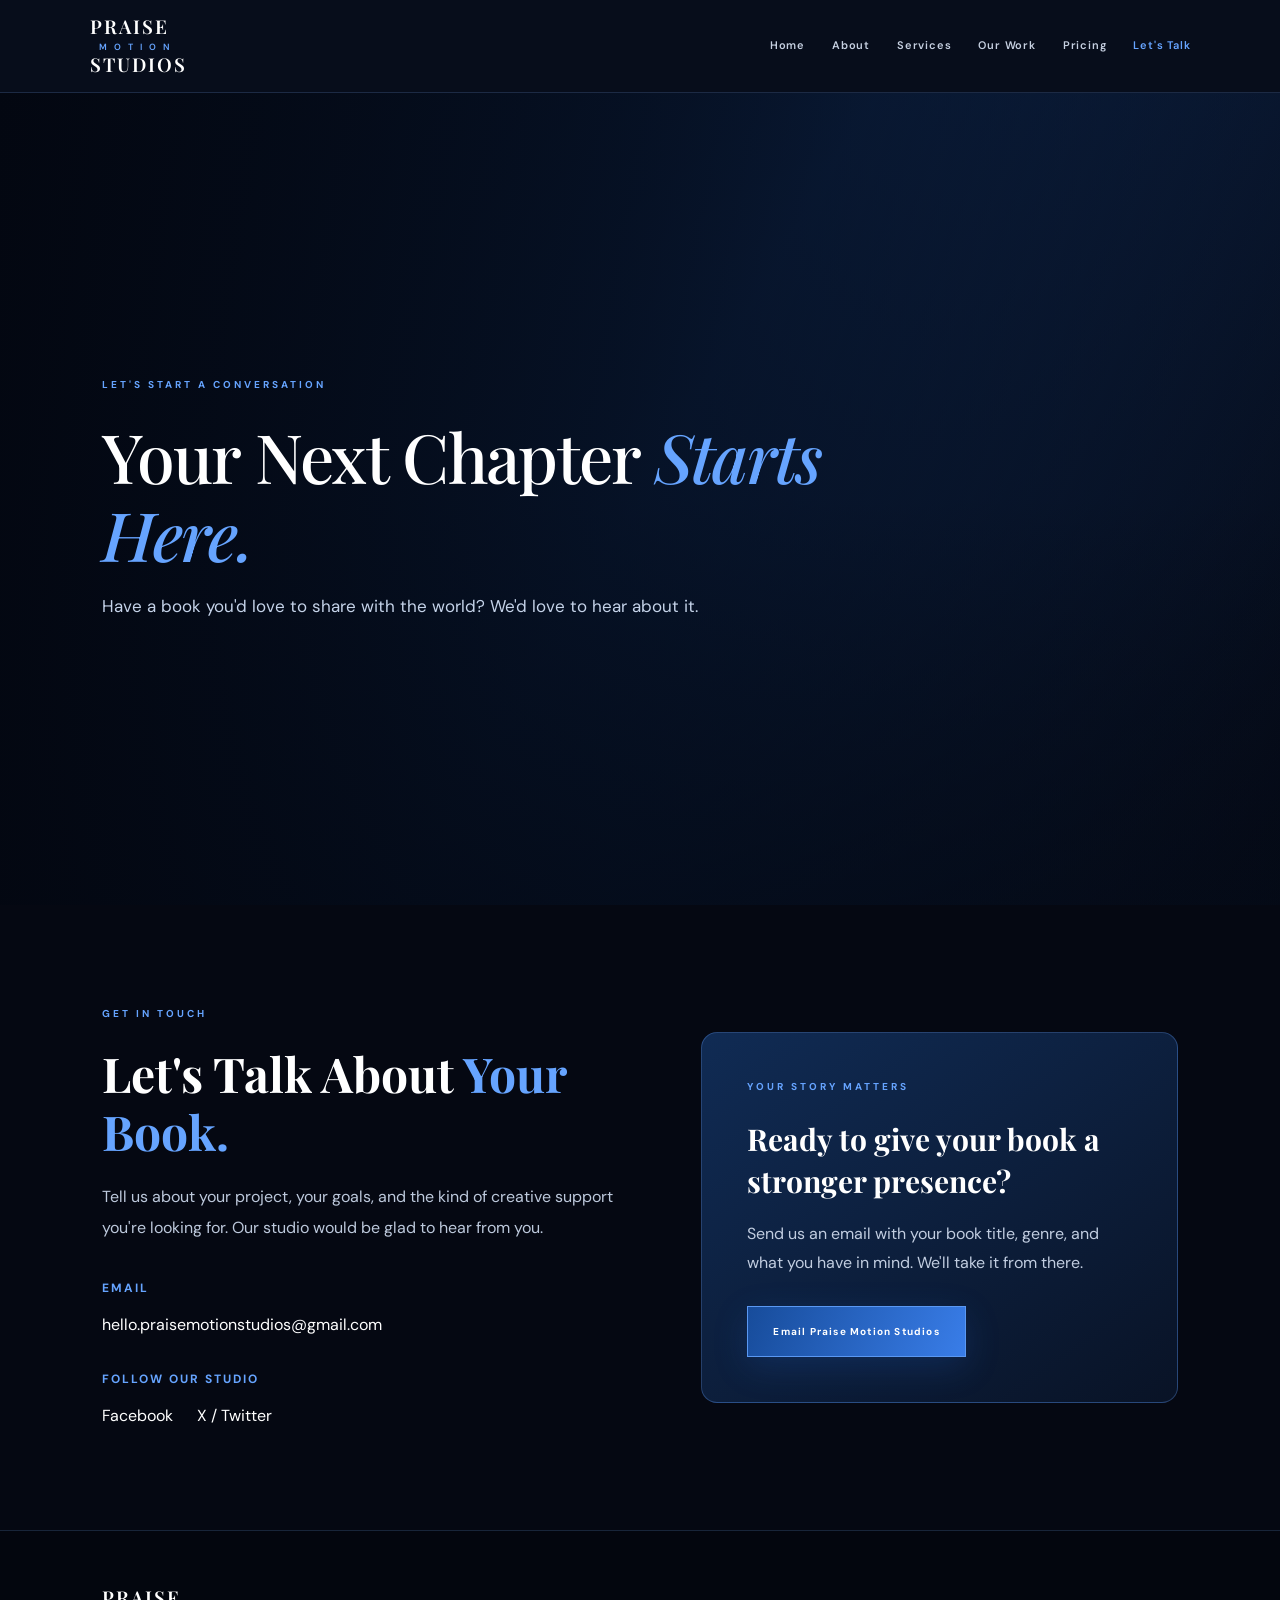
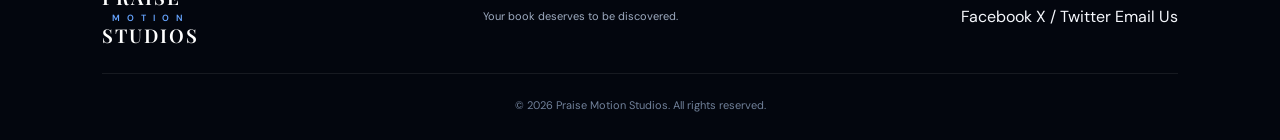
<file: contact.html>
<!DOCTYPE html>
<html lang="en">
<head>
  <meta charset="UTF-8">
  <meta name="viewport" content="width=device-width, initial-scale=1.0">
  <title>Let's Talk | Praise Motion Studios</title>
  <link rel="stylesheet" href="style.css">
  <link href="https://fonts.googleapis.com/css2?family=DM+Sans:wght@400;500;600;700&family=Playfair+Display:wght@500;600;700&display=swap" rel="stylesheet">
</head>
<body>

<header class="site-header">
  <a class="logo" href="index.html">PRAISE <span>MOTION</span> STUDIOS</a>
  <nav class="main-nav">
    <a href="index.html">Home</a>
    <a href="about.html">About</a>
    <a href="services.html">Services</a>
    <a href="work.html">Our Work</a>
    <a href="pricing.html">Pricing</a>
    <a class="active" href="contact.html">Let's Talk</a>
  </nav>
</header>

<main>
  <section class="hero inner-hero">
    <div class="hero-shade"></div>
    <div class="hero-content">
      <p class="eyebrow">LET'S START A CONVERSATION</p>
      <h1>Your Next Chapter <span>Starts Here.</span></h1>
      <p>Have a book you'd love to share with the world? We'd love to hear about it.</p>
    </div>
  </section>

  <section class="contact-section">
    <div class="contact-copy">
      <p class="eyebrow">GET IN TOUCH</p>
      <h2>Let's Talk About <span>Your Book.</span></h2>
      <p>Tell us about your project, your goals, and the kind of creative support you're looking for. Our studio would be glad to hear from you.</p>

      <div class="contact-detail">
        <span>EMAIL</span>
        <a href="mailto:hello.praisemotionstudios@gmail.com">hello.praisemotionstudios@gmail.com</a>
      </div>

      <div class="contact-detail">
        <span>FOLLOW OUR STUDIO</span>
        <div class="contact-socials">
          <a href="https://www.facebook.com/profile.php?id=61596431765056" target="_blank" rel="noopener noreferrer">Facebook</a>
          <a href="https://x.com/PraiseMotibxb" target="_blank" rel="noopener noreferrer">X / Twitter</a>
        </div>
      </div>
    </div>

    <div class="contact-panel">
      <p class="eyebrow">YOUR STORY MATTERS</p>
      <h3>Ready to give your book a stronger presence?</h3>
      <p>Send us an email with your book title, genre, and what you have in mind. We'll take it from there.</p>
      <a class="button button-primary" href="mailto:hello.praisemotionstudios@gmail.com?subject=Book%20Promotion%20Inquiry">Email Praise Motion Studios</a>
    </div>
  </section>
</main>

<footer class="site-footer">
  <a class="logo" href="index.html">PRAISE <span>MOTION</span> STUDIOS</a>
  <p>Your book deserves to be discovered.</p>
  <div class="footer-links">
    <a href="https://www.facebook.com/profile.php?id=61596431765056" target="_blank" rel="noopener noreferrer">Facebook</a>
    <a href="https://x.com/PraiseMotibxb" target="_blank" rel="noopener noreferrer">X / Twitter</a>
    <a href="mailto:hello.praisemotionstudios@gmail.com">Email Us</a>
  </div>
  <p class="copyright">© 2026 Praise Motion Studios. All rights reserved.</p>
</footer>

</body>
</html>
</file>
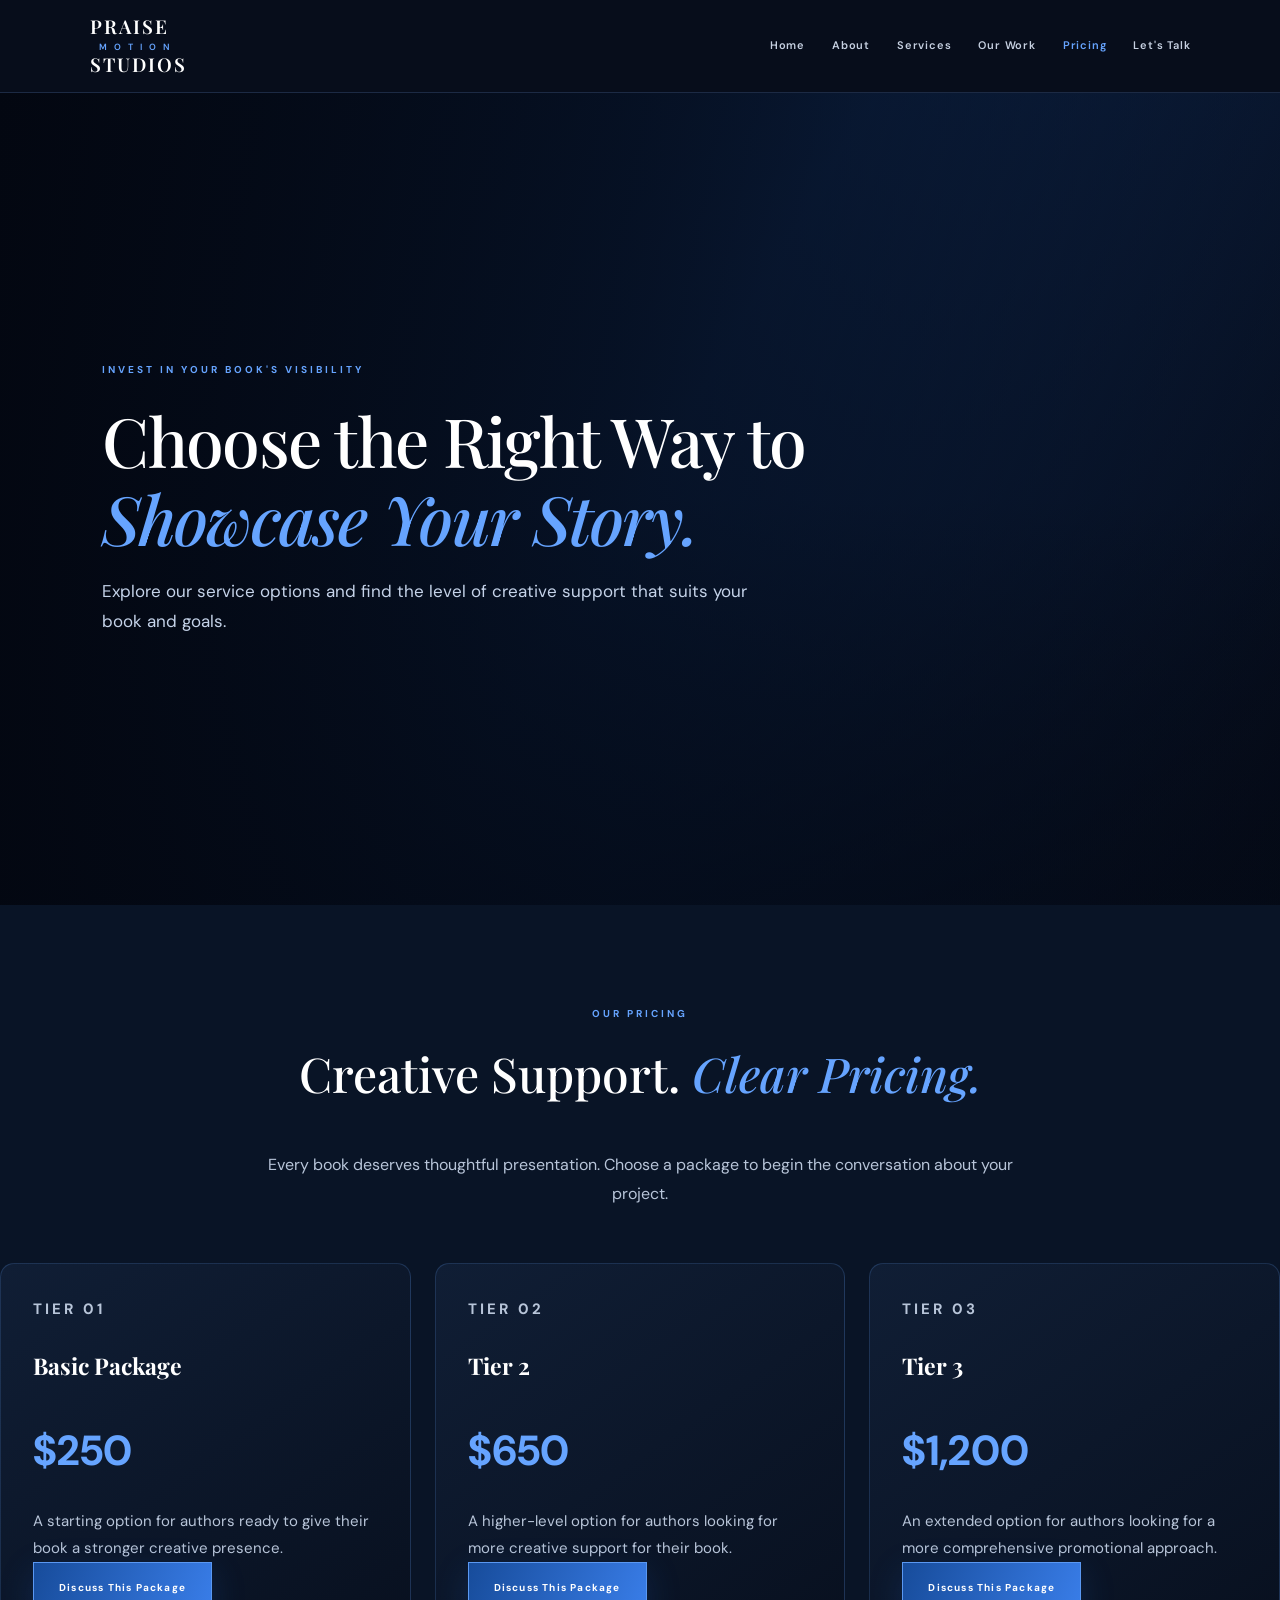
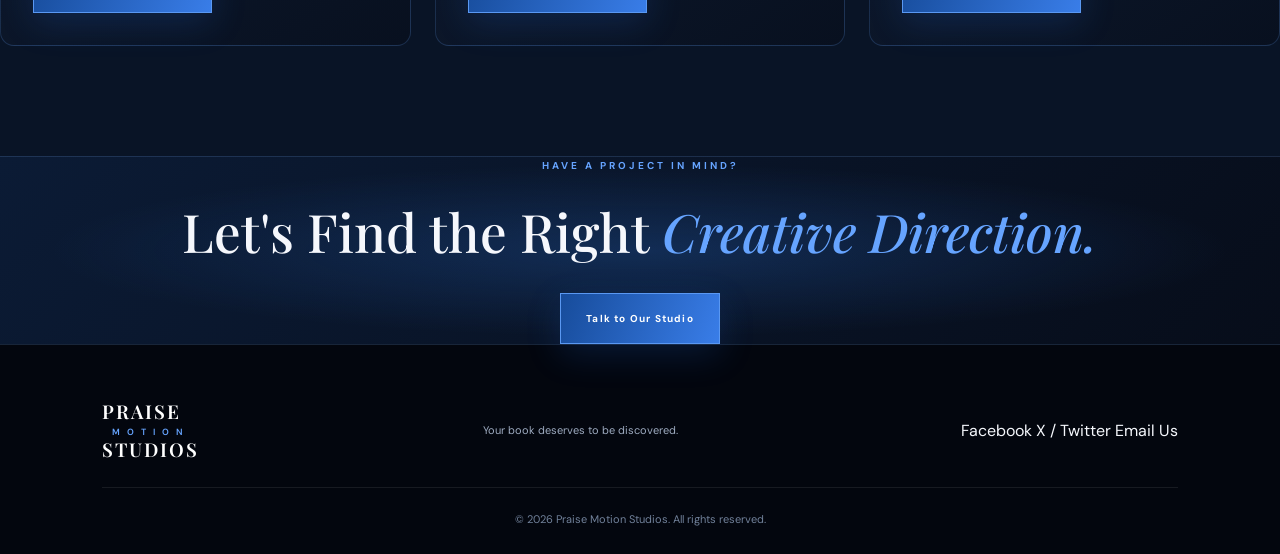
<file: pricing.html>
<!DOCTYPE html>
<html lang="en">
<head>
  <meta charset="UTF-8">
  <meta name="viewport" content="width=device-width, initial-scale=1.0">
  <title>Pricing | Praise Motion Studios</title>
  <link rel="stylesheet" href="style.css">
  <link href="https://fonts.googleapis.com/css2?family=DM+Sans:wght@400;500;600;700&family=Playfair+Display:wght@500;600;700&display=swap" rel="stylesheet">
</head>
<body>

<header class="site-header">
  <a class="logo" href="index.html">PRAISE <span>MOTION</span> STUDIOS</a>
  <nav class="main-nav">
    <a href="index.html">Home</a>
    <a href="about.html">About</a>
    <a href="services.html">Services</a>
    <a href="work.html">Our Work</a>
    <a class="active" href="pricing.html">Pricing</a>
    <a href="contact.html">Let's Talk</a>
  </nav>
</header>

<main>
  <section class="hero inner-hero">
    <div class="hero-shade"></div>
    <div class="hero-content">
      <p class="eyebrow">INVEST IN YOUR BOOK'S VISIBILITY</p>
      <h1>Choose the Right Way to <span>Showcase Your Story.</span></h1>
      <p>Explore our service options and find the level of creative support that suits your book and goals.</p>
    </div>
  </section>

  <section class="services-preview pricing-section">
    <div class="section-heading">
      <p class="eyebrow">OUR PRICING</p>
      <h2>Creative Support. <span>Clear Pricing.</span></h2>
      <p>Every book deserves thoughtful presentation. Choose a package to begin the conversation about your project.</p>
    </div>

    <div class="service-grid pricing-grid">
      <article class="service-card price-card">
        <p class="eyebrow">TIER 01</p>
        <h3>Basic Package</h3>
        <p class="price">$250</p>
        <p>A starting option for authors ready to give their book a stronger creative presence.</p>
        <a class="button button-primary" href="contact.html">Discuss This Package</a>
      </article>

      <article class="service-card price-card">
        <p class="eyebrow">TIER 02</p>
        <h3>Tier 2</h3>
        <p class="price">$650</p>
        <p>A higher-level option for authors looking for more creative support for their book.</p>
        <a class="button button-primary" href="contact.html">Discuss This Package</a>
      </article>

      <article class="service-card price-card">
        <p class="eyebrow">TIER 03</p>
        <h3>Tier 3</h3>
        <p class="price">$1,200</p>
        <p>An extended option for authors looking for a more comprehensive promotional approach.</p>
        <a class="button button-primary" href="contact.html">Discuss This Package</a>
      </article>
    </div>
  </section>

  <section class="home-cta">
    <p class="eyebrow">HAVE A PROJECT IN MIND?</p>
    <h2>Let's Find the Right <span>Creative Direction.</span></h2>
    <a class="button button-primary" href="contact.html">Talk to Our Studio</a>
  </section>
</main>

<footer class="site-footer">
  <a class="logo" href="index.html">PRAISE <span>MOTION</span> STUDIOS</a>
  <p>Your book deserves to be discovered.</p>
  <div class="footer-links">
    <a href="https://www.facebook.com/profile.php?id=61596431765056" target="_blank" rel="noopener noreferrer">Facebook</a>
    <a href="https://x.com/PraiseMotibxb" target="_blank" rel="noopener noreferrer">X / Twitter</a>
    <a href="mailto:hello.praisemotionstudios@gmail.com">Email Us</a>
  </div>
  <p class="copyright">© 2026 Praise Motion Studios. All rights reserved.</p>
</footer>

</body>
</html>
</file>
<file: style.css>
@import url('https://fonts.googleapis.com/css2?family=DM+Sans:wght@400;500;600;700&family=Playfair+Display:wght@400;500;600;700&display=swap');

:root {
  --black: #050812;
  --navy: #08152b;
  --blue: #123d79;
  --bright: #397de8;
  --electric: #66a4ff;
  --white: #f5f7fc;
  --muted: #aab6ca;
  --line: rgba(113, 160, 231, .2);
  --serif: "Playfair Display", Georgia, serif;
  --sans: "DM Sans", Arial, sans-serif;
}

* {
  margin: 0;
  padding: 0;
  box-sizing: border-box;
}

html {
  scroll-behavior: smooth;
  scroll-padding-top: 100px;
}

body {
  background: var(--black);
  color: var(--white);
  font-family: var(--sans);
  line-height: 1.75;
  overflow-x: hidden;
}

a {
  text-decoration: none;
  color: inherit;
}

.site-header {
  width: 100%;
  min-height: 88px;
  padding: 15px 7%;
  display: flex;
  align-items: center;
  justify-content: space-between;
  gap: 25px;
  position: relative;
  z-index: 20;
  background: #070d1b;
  border-bottom: 1px solid var(--line);
}

.logo {
  color: #fff;
  font-family: var(--serif);
  font-size: 19px;
  font-weight: 600;
  letter-spacing: 2px;
  line-height: 1.25;
  white-space: nowrap;
}

.logo span {
  display: block;
  color: var(--electric);
  font-family: var(--sans);
  font-size: 9px;
  letter-spacing: 7px;
  text-align: center;
  margin-top: 3px;
}

.main-nav {
  display: flex;
  align-items: center;
  gap: 27px;
}

.main-nav a {
  color: #c6d0e1;
  font-size: 11px;
  font-weight: 600;
  letter-spacing: .8px;
  transition: .3s ease;
}

.main-nav a:hover,
.main-nav a.active {
  color: var(--electric);
}

.main-nav .nav-button {
  border: 1px solid var(--bright);
  padding: 11px 19px;
  color: #fff;
  background: rgba(30, 91, 174, .15);
}

.main-nav .nav-button:hover {
  background: var(--bright);
  color: white;
}

/* HERO */

.hero {
  min-height: 760px;
  height: min(850px, calc(100vh - 88px));
  position: relative;
  display: flex;
  align-items: center;
  padding: 90px 10%;
  overflow: hidden;
  isolation: isolate;
  background:
    radial-gradient(ellipse at 80% 45%, rgba(36, 102, 191, .45), transparent 43%),
    linear-gradient(120deg, #050812, #0b1d39 65%, #071020);
}

.hero-video {
  position: absolute;
  inset: 0;
  width: 100%;
  height: 100%;
  object-fit: cover;
  opacity: .65;
  z-index: -2;
}

.hero-shade {
  position: absolute;
  inset: 0;
  z-index: -1;
  background:
    linear-gradient(90deg, rgba(3, 7, 17, .96) 0%, rgba(4, 12, 27, .82) 48%, rgba(5, 13, 29, .35) 100%),
    linear-gradient(0deg, rgba(4, 8, 18, .75), transparent 50%);
}

.hero-content {
  max-width: 760px;
  position: relative;
  z-index: 2;
  animation: heroEnter 1.1s ease both;
}

@keyframes heroEnter {
  from { opacity: 0; transform: translateY(28px); }
  to { opacity: 1; transform: translateY(0); }
}

.eyebrow {
  color: var(--electric);
  font-size: 10px;
  font-weight: 700;
  letter-spacing: 3px;
  margin-bottom: 23px;
}

.hero h1 {
  font-family: var(--serif);
  font-size: clamp(45px, 6.3vw, 79px);
  font-weight: 500;
  line-height: 1.14;
  letter-spacing: -1.7px;
}

.hero h1 span,
.home-intro h2 span,
.genre-section h2 span,
.services-preview h2 span,
.testimonials h2 span,
.home-cta h2 span {
  color: var(--electric);
  font-style: italic;
}

.hero-description {
  max-width: 535px;
  color: #c0ccdf;
  font-size: 14px;
  line-height: 2;
  margin: 27px 0 34px;
}

.hero-actions {
  display: flex;
  flex-wrap: wrap;
  gap: 14px;
}

.button {
  min-height: 51px;
  padding: 0 25px;
  display: inline-flex;
  align-items: center;
  justify-content: center;
  font-size: 10px;
  font-weight: 700;
  letter-spacing: 1.2px;
  transition: .3s ease;
}

.button-primary {
  color: white;
  background: linear-gradient(110deg, #174c9b, #397de8);
  border: 1px solid #5a98f2;
  box-shadow: 0 10px 35px rgba(36, 106, 213, .2);
}

.button-primary:hover {
  transform: translateY(-4px);
  box-shadow: 0 13px 35px rgba(54, 126, 232, .4);
}

.button-secondary {
  color: white;
  border: 1px solid rgba(185, 207, 242, .55);
  background: rgba(8, 18, 37, .4);
}

.button-secondary:hover {
  border-color: var(--electric);
  color: var(--electric);
}

.hero-signature {
  display: flex;
  align-items: center;
  gap: 12px;
  color: #9eacc1;
  font-size: 9px;
  letter-spacing: 2px;
  margin-top: 45px;
}

.hero-signature span {
  width: 34px;
  height: 1px;
  background: var(--electric);
}

.hero-side-note {
  position: absolute;
  right: 4%;
  top: 50%;
  writing-mode: vertical-rl;
  transform: translateY(-50%);
  font-size: 8px;
  letter-spacing: 3px;
  color: #b2c4df;
}

.hero-bottom {
  position: absolute;
  left: 10%;
  bottom: 28px;
  display: flex;
  align-items: center;
  gap: 14px;
  color: #a9b8ce;
  font-size: 9px;
  letter-spacing: 2px;
}

.hero-bottom > span:first-child {
  color: var(--electric);
}

.hero-bottom-line {
  width: 42px;
  height: 1px;
  background: var(--bright);
}

/* SHARED SECTION STYLING */

.section-padding {
  padding: 115px 10%;
}

.home-intro {
  display: grid;
  grid-template-columns: .9fr 1.1fr;
  align-items: center;
  gap: 9%;
  background:
    radial-gradient(ellipse at 12% 50%, rgba(24, 68, 130, .24), transparent 45%),
    #080e1b;
}

.intro-image {
  min-height: 440px;
  position: relative;
  padding: 15px;
  background: linear-gradient(140deg, #163a70, #091426 55%, #1e4e91);
  border: 1px solid rgba(111, 161, 235, .35);
}

.image-frame {
  height: 410px;
  position: relative;
  display: flex;
  align-items: end;
  justify-content: center;
  overflow: hidden;
  background:
    linear-gradient(0deg, rgba(3, 8, 20, .9), transparent 70%),
    radial-gradient(ellipse at 50% 38%, rgba(88, 139, 213, .35), transparent 55%),
    linear-gradient(135deg, #172f52, #08101e);
}

.image-frame::before {
  content: "P";
  font-family: var(--serif);
  font-size: 270px;
  line-height: 1;
  color: rgba(130, 174, 240, .12);
  position: absolute;
  top: 15px;
}

.frame-caption {
  position: relative;
  z-index: 1;
  color: #d2e2fa;
  font-size: 9px;
  letter-spacing: 3px;
  padding-bottom: 28px;
}

.intro-copy {
  max-width: 650px;
}

.home-intro h2,
.genre-section h2,
.services-preview h2,
.testimonials h2,
.home-cta h2 {
  font-family: var(--serif);
  font-size: clamp(34px, 4.5vw, 53px);
  font-weight: 500;
  line-height: 1.25;
  margin-bottom: 24px;
}

.intro-copy > p:not(.eyebrow) {
  color: var(--muted);
  font-size: 13px;
  margin-bottom: 17px;
  line-height: 2;
}

.text-link {
  display: inline-block;
  margin-top: 20px;
  color: var(--electric);
  font-size: 10px;
  font-weight: 700;
  letter-spacing: 1.2px;
  border-bottom: 1px solid rgba(102, 164, 255, .55);
  padding-bottom: 7px;
  transition: .3s;
}

.text-link:hover {
  color: white;
  border-color: white;
}

/* GENRE SECTION */

.genre-section {
  text-align: center;
  background:
    radial-gradient(ellipse at center, rgba(30, 86, 161, .27), transparent 64%),
    #060b16;
  border-top: 1px solid var(--line);
  border-bottom: 1px solid var(--line);
}

.genre-section h2 {
  margin-bottom: 13px;
}

.genre-intro {
  color: var(--muted);
  font-size: 12px;
  max-width: 560px;
  margin: auto;
}

.genre-display {
  min-height: 115px;
  display: flex;
  align-items: center;
  justify-content: center;
  overflow: hidden;
  margin: 18px 0;
}

.genre-display span {
  color: var(--electric);
  font-family: var(--serif);
  font-size: clamp(32px, 5vw, 52px);
  font-style: italic;
  transition: opacity .4s, transform .4s;
}

.genre-display span.changing {
  opacity: 0;
  transform: translateY(12px);
}

.genre-bottom {
  color: #8397b7;
  font-size: 9px;
  letter-spacing: 3px;
}

/* SERVICES PREVIEW */

.services-preview {
  background: #091426;
}

.section-topline {
  display: flex;
  align-items: center;
  justify-content: space-between;
  gap: 20px;
  margin-bottom: 20px;
}

.section-topline .eyebrow {
  margin-bottom: 0;
}

.services-preview h2 {
  margin-bottom: 48px;
}

.home-service-grid {
  display: grid;
  grid-template-columns: repeat(3, 1fr);
  gap: 17px;
}

.home-service {
  padding: 33px 28px;
  min-height: 270px;
  background: linear-gradient(145deg, #101f38, #0a1426);
  border: 1px solid rgba(112, 157, 223, .19);
  position: relative;
  overflow: hidden;
  transition: .35s ease;
}

.home-service::after {
  content: "";
  position: absolute;
  left: 0;
  bottom: 0;
  width: 0;
  height: 3px;
  background: var(--electric);
  transition: width .35s ease;
}

.home-service:hover {
  transform: translateY(-7px);
  border-color: rgba(102, 164, 255, .65);
  background: linear-gradient(145deg, #152d50, #0b172c);
}

.home-service:hover::after {
  width: 100%;
}

.home-service > span {
  color: var(--electric);
  font-size: 9px;
  letter-spacing: 1.4px;
}

.home-service h3 {
  font-family: var(--serif);
  font-size: 23px;
  line-height: 1.4;
  font-weight: 500;
  margin: 30px 0 13px;
}

.home-service p {
  color: var(--muted);
  font-size: 12px;
  line-height: 1.9;
}

/* TESTIMONIALS */

.testimonials {
  text-align: center;
  background:
    radial-gradient(ellipse at 50% 0%, rgba(30, 74, 137, .22), transparent 60%),
    #070d19;
}

.testimonial-intro {
  color: var(--muted);
  font-size: 12px;
  margin-top: -10px;
  margin-bottom: 45px;
}

.testimonial-grid {
  display: grid;
  grid-template-columns: repeat(3, 1fr);
  gap: 18px;
  text-align: left;
}

.testimonial-card {
  min-height: 270px;
  padding: 30px;
  background: linear-gradient(145deg, #101e34, #0a1324);
  border: 1px solid rgba(113, 160, 231, .2);
  transition: .3s ease;
}

.testimonial-card:hover {
  transform: translateY(-6px);
  border-color: var(--bright);
}

.stars {
  color: #78aaff;
  font-size: 17px;
  letter-spacing: 4px;
  margin-bottom: 22px;
}

.testimonial-card p {
  color: #c3cede;
  font-family: var(--serif);
  font-size: 15px;
  line-height: 1.9;
  font-style: italic;
}

/* CALL TO ACTION */

.home-cta {
  text-align: center;
  background:
    radial-gradient(ellipse at center, rgba(35, 91, 170, .35), transparent 65%),
    linear-gradient(135deg, #0b1b35, #070d1a);
  border-top: 1px solid var(--line);
}

.home-cta > p:not(.eyebrow) {
  max-width: 540px;
  margin: 0 auto 30px;
  color: var(--muted);
  font-size: 13px;
}

.home-cta .button {
  margin-top: 5px;
}

/* FOOTER */

.site-footer {
  padding: 55px 8% 25px;
  display: flex;
  align-items: center;
  justify-content: space-between;
  flex-wrap: wrap;
  gap: 25px;
  background: #03060e;
  border-top: 1px solid var(--line);
}

.site-footer > p {
  color: #9eabc0;
  font-size: 11px;
}

.social-links {
  display: flex;
  flex-wrap: wrap;
  gap: 22px;
}

.social-links a {
  color: #aebed6;
  font-size: 9px;
  font-weight: 700;
  letter-spacing: 1px;
  transition: .3s;
}

.social-links a:hover {
  color: var(--electric);
}

.copyright {
  width: 100%;
  text-align: center;
  padding-top: 22px;
  border-top: 1px solid rgba(255,255,255,.08);
  color: #71819a !important;
}

/* RESPONSIVE DESIGN */

@media (max-width: 1000px) {
  .site-header {
    flex-direction: column;
    padding: 20px 5%;
  }

  .main-nav {
    flex-wrap: wrap;
    justify-content: center;
    gap: 18px;
  }

  .section-padding {
    padding: 85px 7%;
  }

  .home-intro {
    gap: 5%;
  }

  .home-service-grid,
  .testimonial-grid {
    grid-template-columns: repeat(2, 1fr);
  }
}

@media (max-width: 650px) {
  .site-header {
    gap: 17px;
  }

  .main-nav {
    gap: 12px 17px;
  }

  .main-nav a {
    font-size: 10px;
  }

  .main-nav .nav-button {
    padding: 8px 12px;
  }

  .hero {
    height: auto;
    min-height: 690px;
    padding: 100px 7%;
  }

  .hero h1 {
    font-size: 44px;
  }

  .hero-shade {
    background: rgba(3, 8, 20, .78);
  }

  .hero-side-note {
    display: none;
  }

  .hero-bottom {
    left: 7%;
    font-size: 8px;
  }

  .hero-description {
    font-size: 13px;
  }

  .hero-actions {
    flex-direction: column;
    align-items: flex-start;
  }

  .section-padding {
    padding: 75px 7%;
  }

  .home-intro {
    grid-template-columns: 1fr;
    gap: 40px;
  }

  .intro-image {
    min-height: 330px;
  }

  .image-frame {
    height: 300px;
  }

  .home-service-grid,
  .testimonial-grid {
    grid-template-columns: 1fr;
  }

  .home-service {
    min-height: 220px;
  }

  .section-topline {
    align-items: flex-start;
    flex-direction: column;
  }

  .genre-display {
    min-height: 100px;
  }

  .site-footer {
    flex-direction: column;
    text-align: center;
    padding-left: 7%;
    padding-right: 7%;
  }

  .social-links {
    justify-content: center;
  }
}

@media (prefers-reduced-motion: reduce) {
  html {
    scroll-behavior: auto;
  }

  *, *::before, *::after {
    animation-duration: .01ms !important;
    transition-duration: .01ms !important;
  }
}

/* ==================================
   INNER PAGE HERO
================================== */

.inner-hero {
  min-height: 440px;
  background: linear-gradient(120deg, #050812, #102c58, #050812);
  display: flex;
  align-items: center;
  padding: 110px 8%;
}

.inner-hero .hero-content {
  max-width: 850px;
  position: relative;
  z-index: 2;
}

.inner-hero h1 {
  font-family: 'Playfair Display', serif;
  font-size: clamp(38px, 5.5vw, 68px);
  line-height: 1.15;
  margin: 18px 0;
  color: #ffffff;
}

.inner-hero h1 span,
.section-heading h2 span,
.home-cta h2 span,
.contact-copy h2 span {
  color: #66a4ff;
}

.inner-hero .hero-content > p:not(.eyebrow) {
  color: #c5d3e9;
  font-size: 17px;
  line-height: 1.8;
  max-width: 650px;
}

/* ==================================
   NAVIGATION
================================== */

.main-nav a.active {
  color: #66a4ff;
}

/* ==================================
   SECTION HEADINGS
================================== */

.section-heading {
  max-width: 780px;
  margin: 0 auto 55px;
  text-align: center;
}

.section-heading h2,
.contact-copy h2 {
  font-family: 'Playfair Display', serif;
  font-size: clamp(32px, 4vw, 48px);
  line-height: 1.2;
  color: #ffffff;
}

.section-heading > p:not(.eyebrow) {
  color: #b8c5d9;
  line-height: 1.8;
}

/* ==================================
   SERVICE AND CREATIVE CARDS
================================== */

.page-services,
.pricing-section {
  padding-top: 100px;
  padding-bottom: 110px;
}

.service-grid {
  display: grid;
  grid-template-columns: repeat(3, minmax(0, 1fr));
  gap: 24px;
}

.service-card {
  background: linear-gradient(145deg, #101e35, #08101f);
  border: 1px solid rgba(102, 164, 255, 0.2);
  border-radius: 14px;
  padding: 32px;
  transition: transform 0.3s ease, border-color 0.3s ease;
}

.service-card:hover {
  transform: translateY(-7px);
  border-color: #397de8;
}

.service-number {
  display: inline-block;
  color: #66a4ff;
  font-size: 13px;
  letter-spacing: 2px;
  margin-bottom: 22px;
}

.service-card h3 {
  color: #ffffff;
  font-family: 'Playfair Display', serif;
  font-size: 23px;
  margin-bottom: 14px;
}

.service-card p {
  color: #b8c5d9;
  line-height: 1.8;
  font-size: 15px;
}

/* ==================================
   ABOUT PAGE
================================== */

.about-story {
  padding: 100px 9%;
  max-width: 1100px;
  margin: auto;
}

.about-copy p {
  color: #c1cde0;
  font-size: 17px;
  line-height: 2;
  margin-bottom: 22px;
}

.about-copy h2 {
  color: #ffffff;
  font-family: 'Playfair Display', serif;
  font-size: 38px;
  margin-bottom: 28px;
}

.about-belief {
  padding: 75px 9%;
  text-align: center;
  background: linear-gradient(120deg, #0b1c38, #102e5d);
}

.about-belief h2 {
  color: #ffffff;
  font-family: 'Playfair Display', serif;
  font-size: clamp(28px, 4vw, 44px);
  line-height: 1.4;
}

.about-values {
  padding: 90px 8%;
  display: grid;
  grid-template-columns: repeat(3, minmax(0, 1fr));
  gap: 24px;
}

.about-values > * {
  padding: 28px;
  background: #0d192c;
  border: 1px solid rgba(102, 164, 255, 0.2);
  border-radius: 12px;
}

/* ==================================
   PRICING PAGE
================================== */

.pricing-grid {
  align-items: stretch;
}

.price-card {
  display: flex;
  flex-direction: column;
  align-items: flex-start;
}

.price-card .price {
  color: #66a4ff;
  font-size: 42px;
  font-weight: 700;
  margin: 12px 0 20px;
}

.price-card .button {
  margin-top: auto;
}

/* ==================================
   CONTACT PAGE
================================== */

.contact-section {
  padding: 100px 8%;
  display: grid;
  grid-template-columns: 1fr 0.9fr;
  gap: 70px;
  align-items: center;
}

.contact-copy > p:not(.eyebrow) {
  color: #bdc9dc;
  line-height: 1.9;
  margin: 22px 0 35px;
}

.contact-detail {
  margin-top: 30px;
}

.contact-detail > span {
  display: block;
  color: #66a4ff;
  font-size: 12px;
  font-weight: 700;
  letter-spacing: 2px;
  margin-bottom: 12px;
}

.contact-detail a {
  color: #ffffff;
  text-decoration: none;
  overflow-wrap: anywhere;
}

.contact-socials {
  display: flex;
  gap: 24px;
}

.contact-socials a:hover,
.contact-detail a:hover {
  color: #66a4ff;
}

.contact-panel {
  background: linear-gradient(145deg, #102b54, #091326);
  border: 1px solid rgba(102, 164, 255, 0.3);
  border-radius: 16px;
  padding: 45px;
}

.contact-panel h3 {
  color: #ffffff;
  font-family: 'Playfair Display', serif;
  font-size: 30px;
  line-height: 1.4;
  margin: 18px 0;
}

.contact-panel p:not(.eyebrow) {
  color: #c1cde0;
  line-height: 1.8;
  margin-bottom: 28px;
}

/* ==================================
   RESPONSIVE DESIGN
================================== */

@media (max-width: 850px) {
  .service-grid,
  .about-values {
    grid-template-columns: repeat(2, minmax(0, 1fr));
  }

  .contact-section {
    grid-template-columns: 1fr;
    gap: 40px;
  }
}

@media (max-width: 600px) {
  .inner-hero {
    min-height: 380px;
    padding: 90px 6%;
  }

  .service-grid,
  .about-values {
    grid-template-columns: 1fr;
  }

  .service-card,
  .contact-panel {
    padding: 26px;
  }

  .contact-section {
    padding: 70px 6%;
  }

  .about-story {
    padding: 70px 6%;
  }

  .about-belief {
    padding: 60px 6%;
  }
}
</file>
